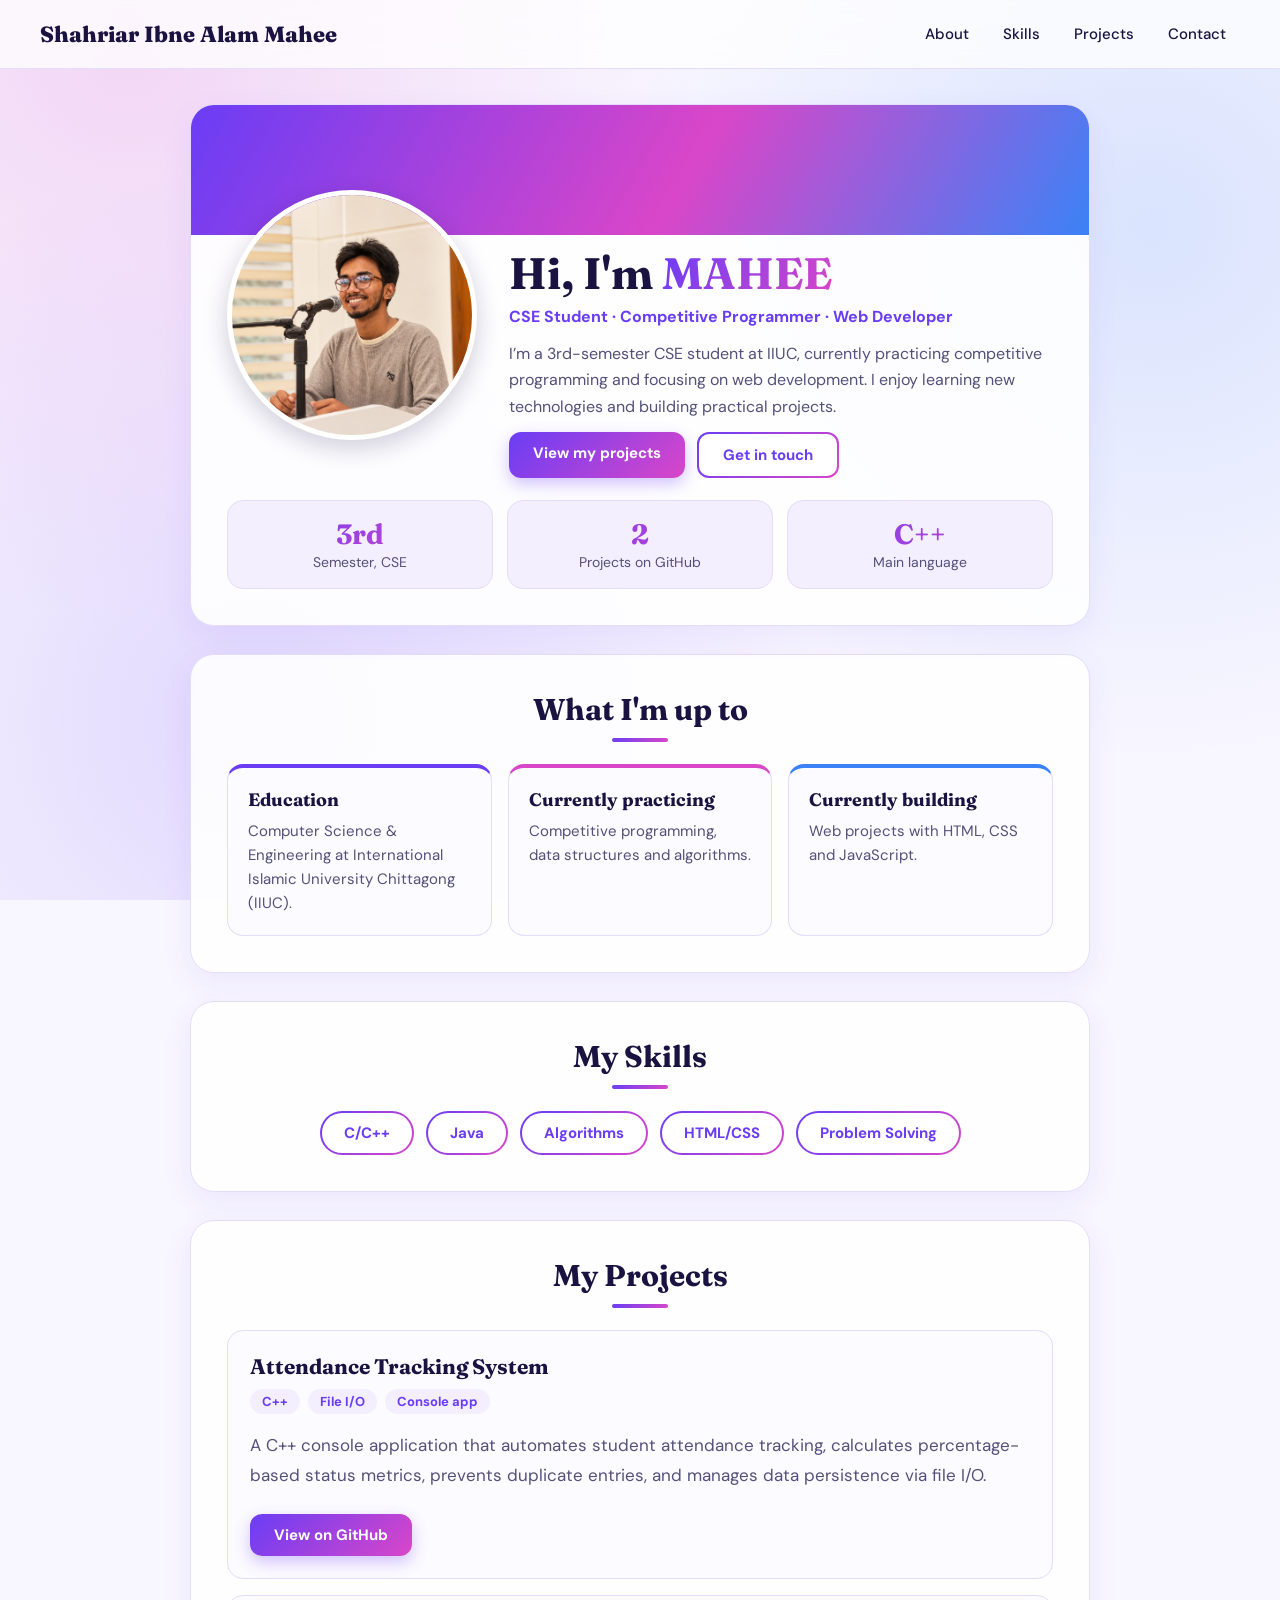
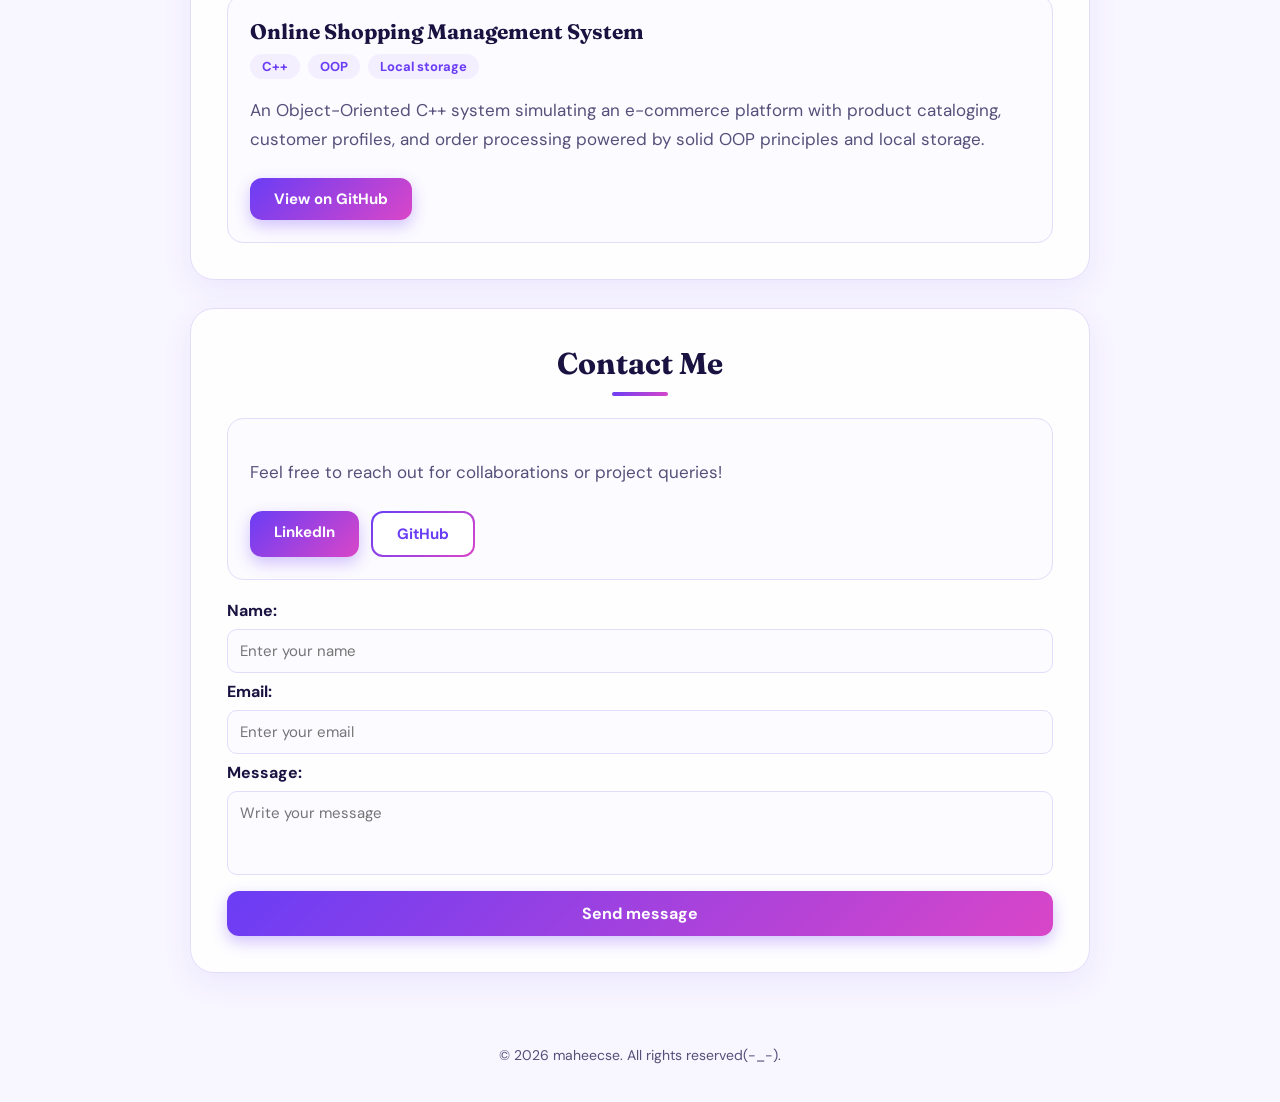
<file: mini-project-1/index.html>
<!doctype html>
<html lang="en">
  <head>
    <meta charset="UTF-8" />
    <meta name="viewport" content="width=device-width, initial-scale=1.0" />
    <title>Mahee - Personal Profile</title>
    <link rel="preconnect" href="https://fonts.googleapis.com" />
    <link rel="preconnect" href="https://fonts.gstatic.com" crossorigin />
    <link
      href="https://fonts.googleapis.com/css2?family=Fraunces:opsz,wght@9..144,600;9..144,800&family=DM+Sans:wght@400;500;700&display=swap"
      rel="stylesheet"
    />
    <link rel="stylesheet" href="style.css" />
  </head>

  <body>
    <header class="header">
      <div class="logo">Shahriar Ibne Alam Mahee</div>
      <nav>
        <a href="#about">About</a>
        <a href="#skills">Skills</a>
        <a href="#projects">Projects</a>
        <a href="#contact">Contact</a>
      </nav>
    </header>

    <main>
      <!-- about -->
      <section id="about" class="card hero">
        <div class="hero-banner"></div>
        <div class="hero-top">
          <img
            src="images/profile.jpg"
            alt="Shahriar Ibne Alam Mahee"
            class="profile-image"
          />
          <div class="hero-text">
            <h1 id="main-title">
              Hi, I'm <span class="grad-text">MAHEE</span>
            </h1>
            <p class="role">
              CSE Student · Competitive Programmer · Web Developer
            </p>
            <p class="description">
              I’m a 3rd-semester CSE student at IIUC, currently practicing
              competitive programming and focusing on web development. I enjoy
              learning new technologies and building practical projects.
            </p>
            <div class="hero-actions">
              <a href="#projects" class="button">View my projects</a>
              <a href="#contact" class="button button-outline">Get in touch</a>
            </div>
          </div>
        </div>
        <div class="stats">
          <div class="stat"><strong>3rd</strong><span>Semester, CSE</span></div>
          <div class="stat">
            <strong>2</strong><span>Projects on GitHub</span>
          </div>
          <div class="stat"><strong>C++</strong><span>Main language</span></div>
        </div>
      </section>

      <!-- education + focus -->
      <section id="journey" class="card">
        <h2>What I'm up to</h2>
        <div class="info-grid">
          <div class="info-item">
            <h3>Education</h3>
            <p>
              Computer Science &amp; Engineering at International Islamic
              University Chittagong (IIUC).
            </p>
          </div>
          <div class="info-item">
            <h3>Currently practicing</h3>
            <p>Competitive programming, data structures and algorithms.</p>
          </div>
          <div class="info-item">
            <h3>Currently building</h3>
            <p>Web projects with HTML, CSS and JavaScript.</p>
          </div>
        </div>
      </section>

      <!-- skills -->
      <section id="skills" class="card">
        <h2>My Skills</h2>
        <div class="skills-container">
          <span class="skill-box">C/C++</span>
          <span class="skill-box">Java</span>
          <span class="skill-box">Algorithms</span>
          <span class="skill-box">HTML/CSS</span>
          <span class="skill-box">Problem Solving</span>
        </div>
      </section>

      <!-- projects -->
      <section id="projects" class="card">
        <h2>My Projects</h2>
        <div class="project-item">
          <h3>Attendance Tracking System</h3>
          <div class="tags">
            <span>C++</span><span>File I/O</span><span>Console app</span>
          </div>
          <p class="description">
            A C++ console application that automates student attendance
            tracking, calculates percentage-based status metrics, prevents
            duplicate entries, and manages data persistence via file I/O.
          </p>
          <a
            href="https://github.com/maheecse/Attendance-Tracking-System"
            class="button"
            target="_blank"
            rel="noopener"
            >View on GitHub</a
          >
        </div>
        <div class="project-item">
          <h3>Online Shopping Management System</h3>
          <div class="tags">
            <span>C++</span><span>OOP</span><span>Local storage</span>
          </div>
          <p class="description">
            An Object-Oriented C++ system simulating an e-commerce platform with
            product cataloging, customer profiles, and order processing powered
            by solid OOP principles and local storage.
          </p>
          <a
            href="https://github.com/maheecse/Online-Shopping-Management-System"
            class="button"
            target="_blank"
            rel="noopener"
            >View on GitHub</a
          >
        </div>
      </section>

      <!-- contact -->
      <section id="contact" class="card">
        <h2>Contact Me</h2>
        <div class="project-item">
          <p class="description">
            Feel free to reach out for collaborations or project queries!
          </p>
          <div class="link-row">
            <a
              href="https://www.linkedin.com/in/shahriar-ibne-alam-mahee-1754963a6"
              class="button"
              target="_blank"
              rel="noopener"
              >LinkedIn</a
            >
            <a
              href="https://github.com/maheecse"
              class="button button-outline"
              target="_blank"
              rel="noopener"
              >GitHub</a
            >
          </div>
        </div>

        <form>
          <label for="name">Name:</label>
          <input
            type="text"
            id="name"
            name="name"
            placeholder="Enter your name"
            required
          />

          <label for="email">Email:</label>
          <input
            type="email"
            id="email"
            name="email"
            placeholder="Enter your email"
            required
          />

          <label for="message">Message:</label>
          <textarea
            id="message"
            name="message"
            rows="3"
            placeholder="Write your message"
            required
          ></textarea>

          <button type="submit">Send message</button>
        </form>
      </section>
    </main>

    <footer>
      <p>&copy; 2026 maheecse. All rights reserved(-_-).</p>
    </footer>
  </body>
</html>
</file>
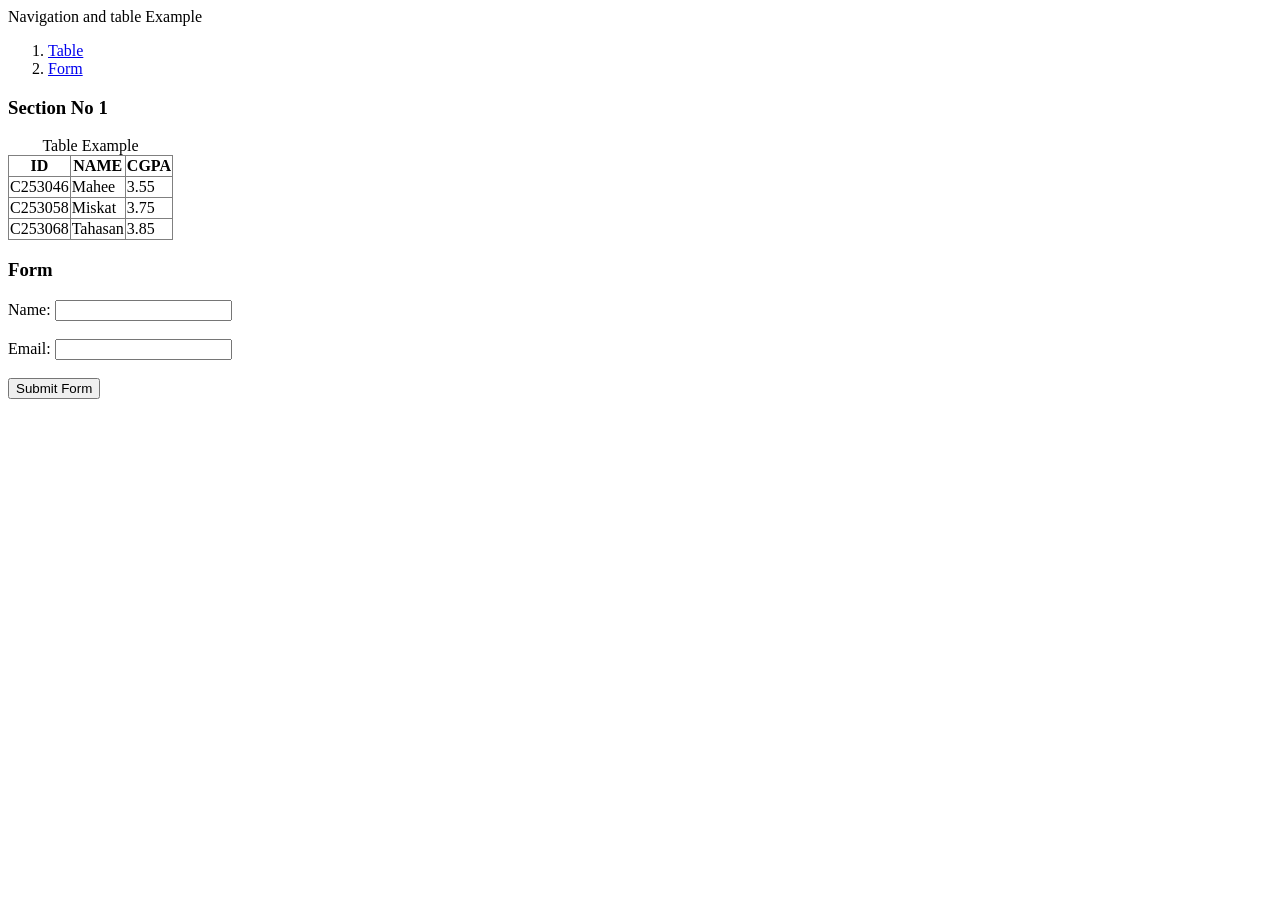
<file: w2_c1_nav_table.html>
<!doctype html>
<html lang="en">
  <head>
    <meta charset="UTF-8" />
    <meta name="viewport" content="width=device-width, initial-scale=1.0" />
    <title>Navbar & table</title>
  </head>

  <body>
    <header>
      Navigation and table Example
      <nav>
        <ol>
          <li><a href="#table">Table </a></li>
          <li><a href="#form">Form </a></li>
        </ol>
      </nav>
    </header>
    <main>
      <section id="table">
        <h3>Section No 1</h3>
        <table border="1" style="border-collapse: collapse">
          <caption>
            Table Example
          </caption>
          <thead>
            <tr>
              <th>ID</th>
              <th>NAME</th>
              <th>CGPA</th>
            </tr>
          </thead>
          <tbody>
            <tr>
              <td>C253046</td>
              <td>Mahee</td>
              <td>3.55</td>
            </tr>
            <tr>
              <td>C253058</td>
              <td>Miskat</td>
              <td>3.75</td>
            </tr>
            <tr>
              <td>C253068</td>
              <td>Tahasan</td>
              <td>3.85</td>
            </tr>
          </tbody>
        </table>
      </section>
      <section id="form">
        <h3>Form</h3>
        <form>
          <label for="name">Name:</label>
          <input type="text" id="name" name="name" required />
          <br />
          <br />
          <label for="email">Email:</label>
          <input type="email" id="email" name="email" required />
          <br />
          <br />
          <input type="submit" value="Submit Form" />
        </form>
      </section>
          </main>

    <script>
        console.log("JavaScript is working!");

        console.log({
            header: document.querySelector("header"),
            nav: document.querySelector("nav"),
            main: document.querySelector("main"),
            table: document.querySelector("table"),
            form: document.querySelector("form")
        });
    </script>

</body>
</html>
    </main>
  </body>
</html>
</file>
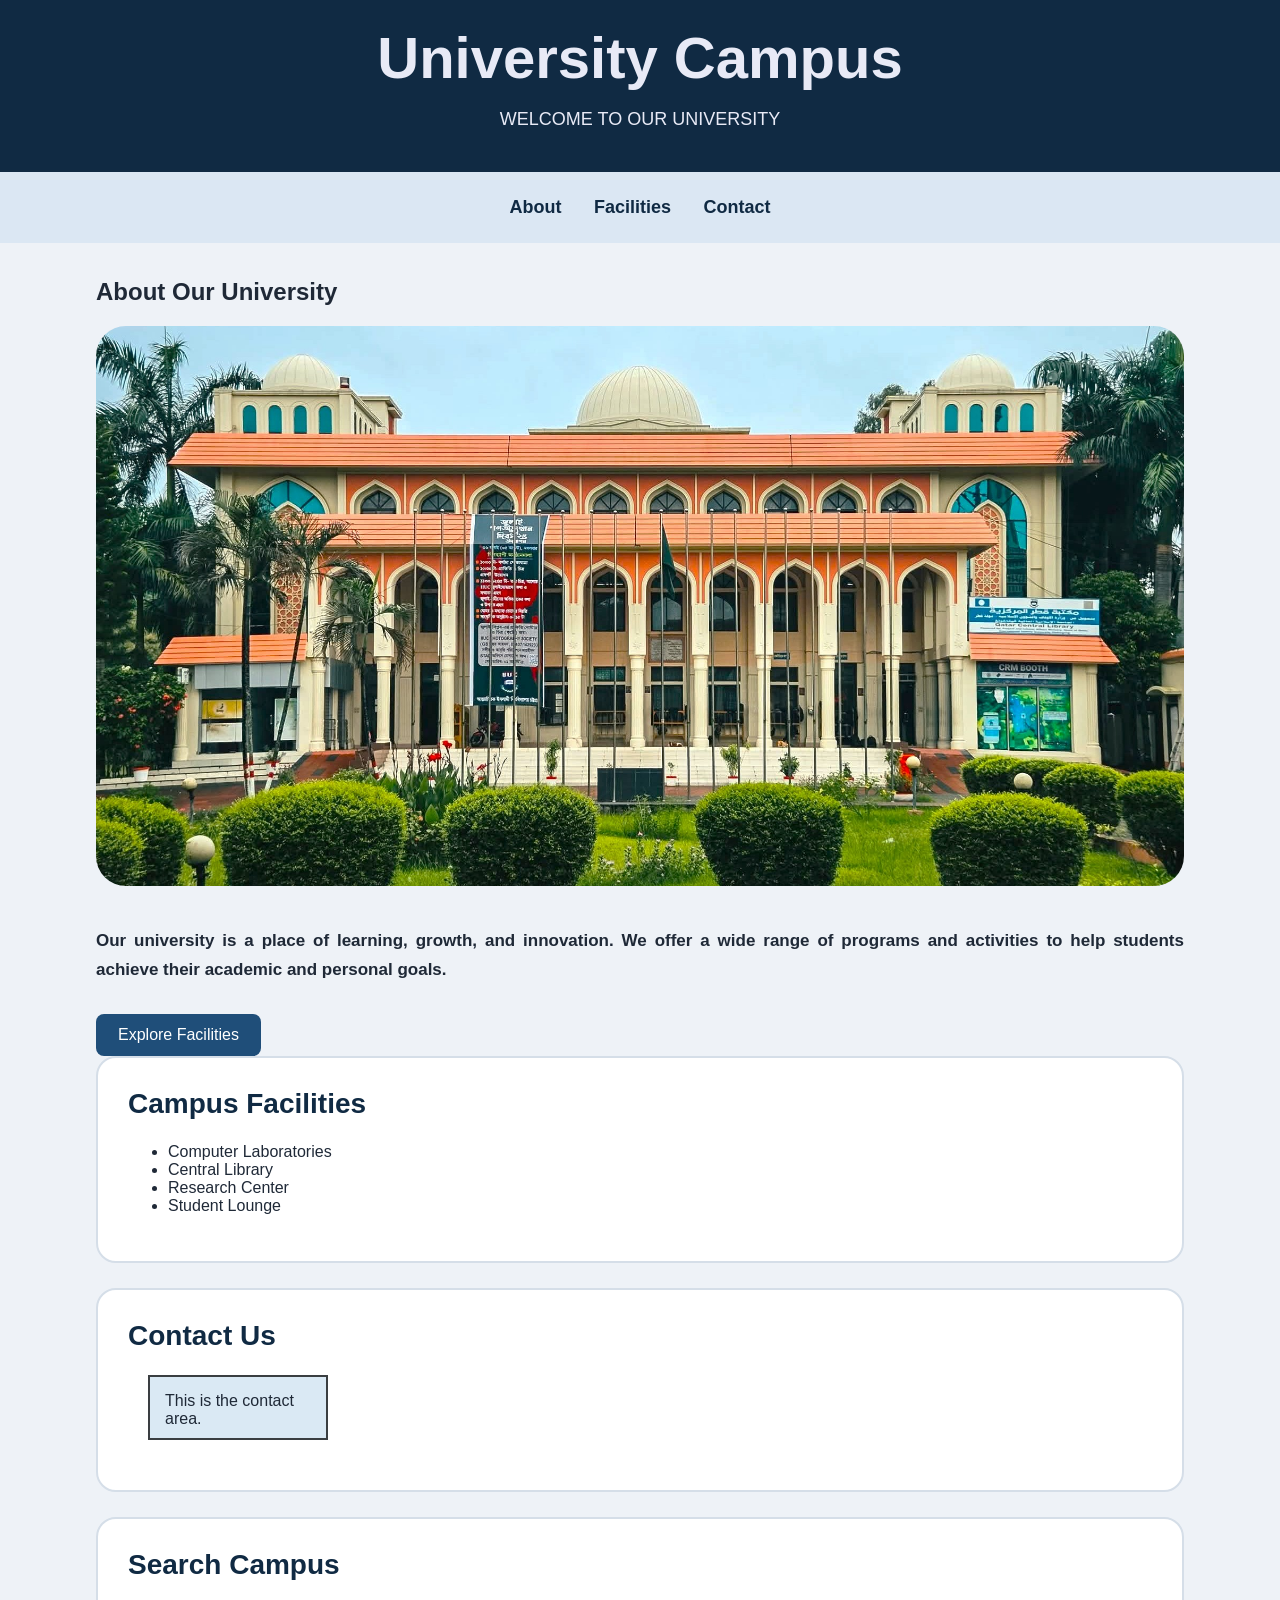
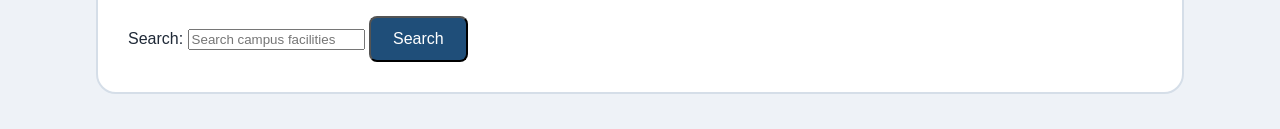
<file: week_2_class3/w2_c3_css.html>
<!doctype html>
<html lang="en">

<head>
    <meta charset="UTF-8" />
    <meta name="viewport" content="width=device-width, initial-scale=1.0" />
    <title>CSS Basics - University Campus</title>

    <style>
        body {
            font-family: Arial, sans-serif;
            margin: 0;
            background-color: #eef2f7;
            color: #1f2937;
        }

        .header {
            background-color: #102a43;
            color: #e8eaf6;
            padding: 24px;
            text-align: center;
            font-size: 18px;
        }

        #main-title {
            font-size: 58px;
            margin: 0;
        }

        nav {
            background-color: #dbe7f3;
            padding: 25px;
            text-align: center;
        }

        nav a {
            color: #102a43;
            text-decoration: none;
            margin: 0 14px;
            font-weight: bold;
            font-size: 18px;
        }

        nav a:hover {
            text-decoration: underline;
        }

        main {
            width: 85%;
            max-width: 1200px;
            margin: 35px auto;
        }

        .card {
            background-color: #ffffff;

           
            padding: 30px;
            margin-bottom: 25px;

            border: 2px solid #d5dee8;
            border-radius: 20px;

            box-sizing: border-box;
        }

        .card h2 {
            color: #102a43;
            font-size: 28px;
            margin-top: 0;
        }

        .description {
            font-size: 17px;
            line-height: 1.7;
            text-align: justify;
        }

        .button {
            display: inline-block;

            background-color: #1f4e79;
            color: #ffffff;

            padding: 12px 22px;
            margin-top: 12px;

            border-radius: 8px;

            text-decoration: none;
            font-size: 16px;
        }

        .button:hover {
            background-color: #163a5c;
        }

        .button:focus {
            outline: 3px solid #f4b942;
            outline-offset: 4px;
        }

        .campus-image {
            width: 100%;
            height: 560px;

            object-fit: cover;

            border-radius: 30px;

            margin-bottom: 20px;
        }

        .box-demo {
            width: 180px;
            height: 65px;
            padding: 15px;
            margin: 20px;
            border: 2px solid #3a3e41;
            background-color: #dae9f4;
            box-sizing: border-box;
        }
    </style>

</head>

<body>
    <header class="header">
        <h1 id="main-title">University Campus</h1>
        <p>WELCOME TO OUR UNIVERSITY</p>
    </header>
    <nav aria-label="Main navigation">
        <a href="#about">About</a>
        <a href="#facilities">Facilities</a>
        <a href="#contact">Contact</a>
    </nav>
    <main>
        <section id="about">
            <h2>About Our University</h2>
            <img class="campus-image" src="iiuc2.jpg" alt="University Campus" />
            <p class="description">
                <strong>
                    Our university is a place of learning, growth, and innovation. We
                    offer a wide range of programs and activities to help students achieve
                    their academic and personal goals.
                </strong>
            </p>
            <a href="#facilities" class="button">Explore Facilities</a>
        </section>

        <section id="facilities" class="card">
            <h2>Campus Facilities</h2>

            <ul>
                <li>Computer Laboratories</li>
                <li>Central Library</li>
                <li>Research Center</li>
                <li>Student Lounge</li>
            </ul>
        </section>
        <section class="card">
            <h2>Contact Us</h2>
            <div class="box-demo">This is the contact area.</div>
        </section>
        <section id="contact" class="card">
            <h2>Search Campus</h2>
            <lebel for="search">Search:</label>
                <input id="search" name="search" type="search" placeholder="Search campus facilities">
                <button type="button" class="button">Search</button>
        </section>
    </main>
</body>

</html>
</file>
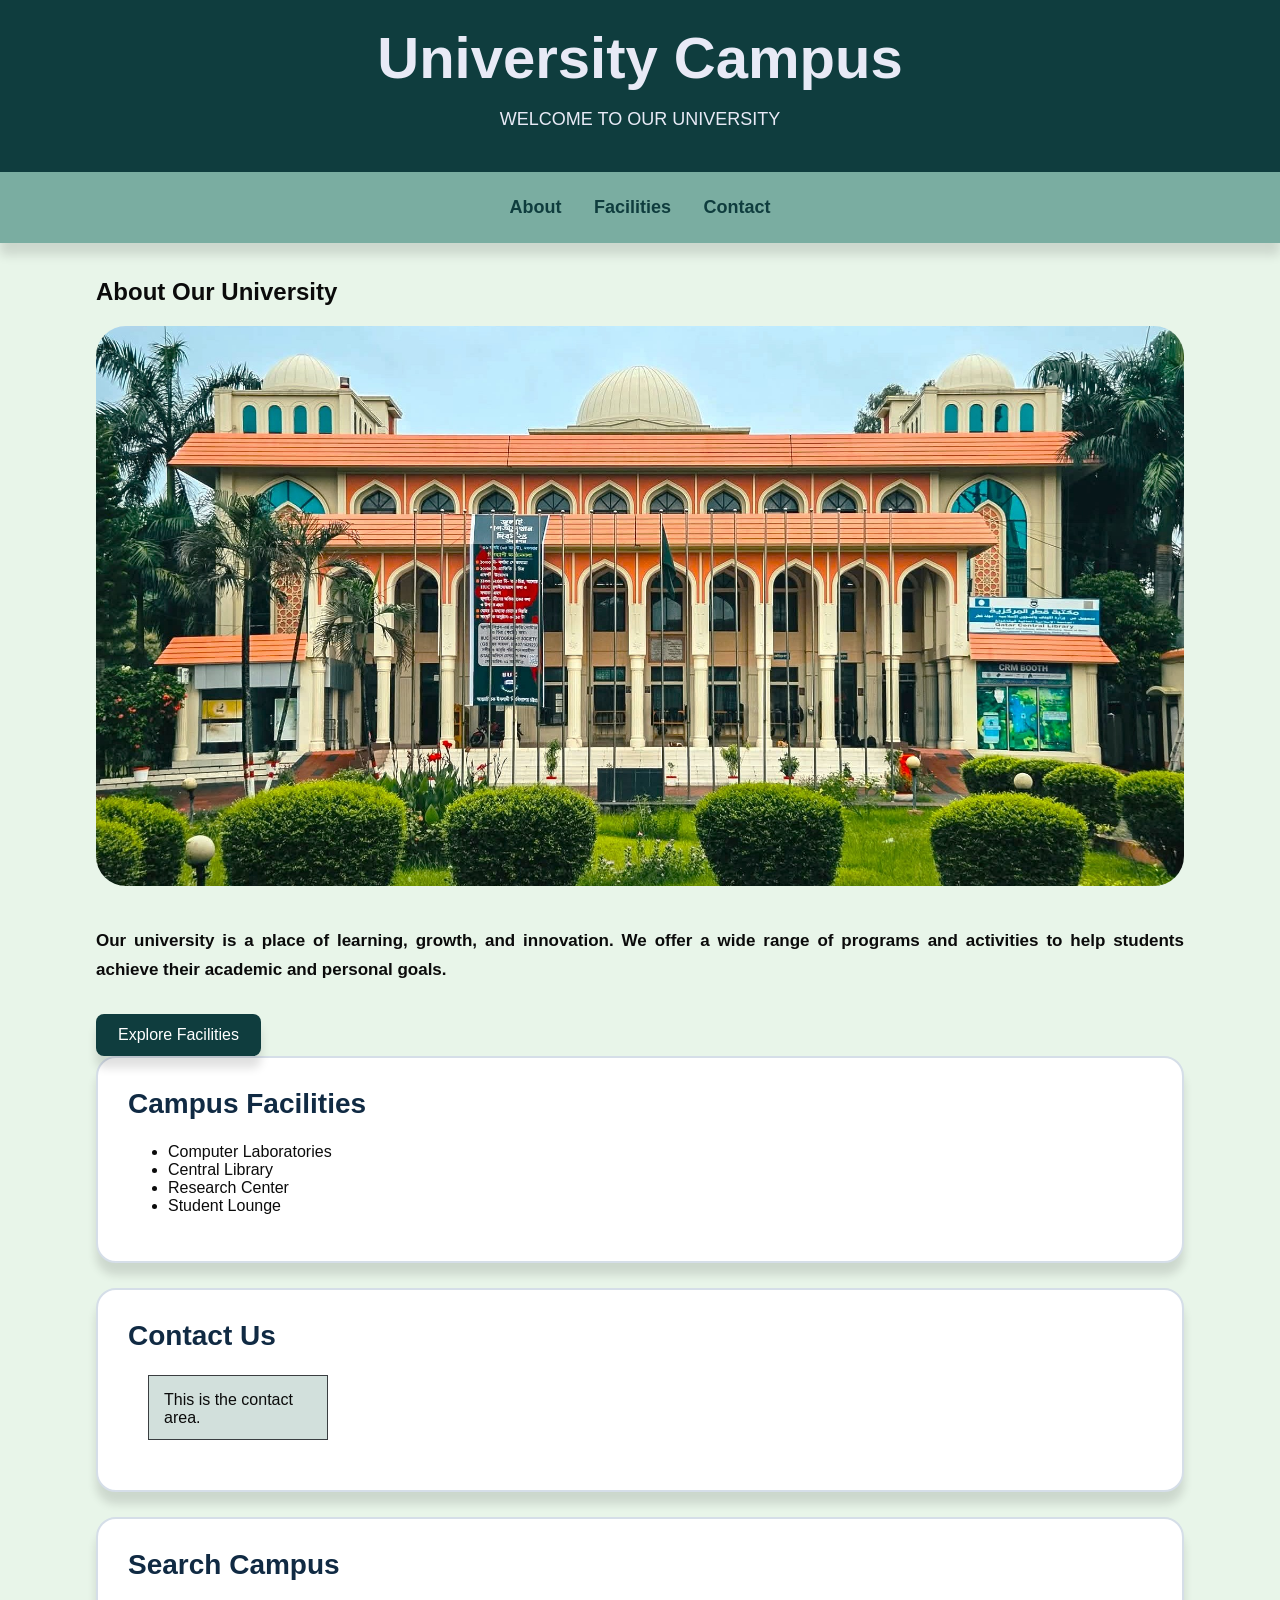
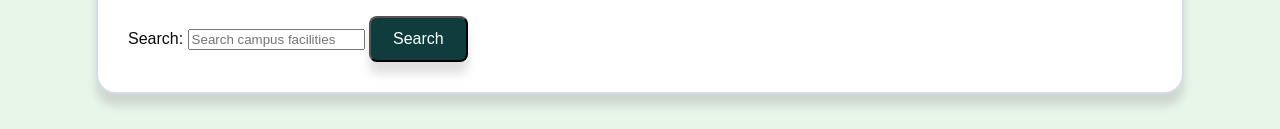
<file: week_3_class1/w2_c3_css.html>
<!doctype html>
<html lang="en">

<head>
    <meta charset="UTF-8" />
    <meta name="viewport" content="width=device-width, initial-scale=1.0" />
    <title>CSS Basics - University Campus</title>

    <style>
        body {
            font-family: Arial, sans-serif;
            margin: 0;
            background-color: #E8F5E9;
            color: #0b0b0b;
        }

        .header { 
            background-color: #0F3D3E;
            color: #e8eaf6;
            padding: 24px;
            text-align: center;
            font-size: 18px;
            box-shadow: 0 12px 10px rgba(0, 0, 0, 0.12);
        }

        #main-title {
            font-size: 58px;
            margin: 0;
        }

        nav {
            background-color: #7aada1;
            padding: 25px;
            text-align: center;
            box-shadow: 0 12px 10px rgba(0, 0, 0, 0.12);
        }

        nav a {
            color: #0F3D3E;
            text-decoration: none;
            margin: 0 14px;
            font-weight: bold;
            font-size: 18px;
        }

        nav a:hover {
            text-decoration: underline;
        }

        main {
            width: 85%;
            max-width: 1200px;
            margin: 35px auto;
        }

        .card {
            background-color: #ffffff;


            padding: 30px;
            margin-bottom: 25px;

            border: 2px solid #d5dee8;
            border-radius: 20px;

            box-sizing: border-box;
            box-shadow: 0 12px 10px rgba(0, 0, 0, 0.12);
        }

        .card h2 {
            color: #102a43;
            font-size: 28px;
            margin-top: 0;
        }

        .description {
            font-size: 17px;
            line-height: 1.7;
            text-align: justify;
        }

        .button {
            display: inline-block;

            background-color: #0F3D3E;
            color: #ffffff;

            padding: 12px 22px;
            margin-top: 12px;

            border-radius: 8px;

            text-decoration: none;
            font-size: 16px;
            box-shadow: 0 12px 10px rgba(0, 0, 0, 0.12);
        }

        .button:hover {
            background-color: #7aada1;
        }

        .button:focus {
            outline: 3px solid #f4b942;
            outline-offset: 4px;
        }

        .campus-image {
            width: 100%;
            height: 560px;

            object-fit: cover;

            border-radius: 30px;

            margin-bottom: 20px;
        }

        .box-demo {
            width: 180px;
            height: 65px;
            padding: 15px;
            margin: 20px;
            border: 1px solid #3a3e41;
            background-color: #d2e0dc;
            box-sizing: border-box;
        }
    </style>

</head>

<body>
    <header class="header">
        <h1 id="main-title">University Campus</h1>
        <p>WELCOME TO OUR UNIVERSITY</p>
    </header>
    <nav aria-label="Main navigation">
        <a href="#about">About</a>
        <a href="#facilities">Facilities</a>
        <a href="#contact">Contact</a>
    </nav>
    <main>
        <section id="about">
            <h2>About Our University</h2>
            <img class="campus-image" src="iiuc2.jpg" alt="University Campus" />
            <p class="description">
                <strong>
                    Our university is a place of learning, growth, and innovation. We
                    offer a wide range of programs and activities to help students achieve
                    their academic and personal goals.
                </strong>
            </p>
            <a href="#facilities" class="button">Explore Facilities</a>
        </section>

        <section id="facilities" class="card">
            <h2>Campus Facilities</h2>

            <ul>
                <li>Computer Laboratories</li>
                <li>Central Library</li>
                <li>Research Center</li>
                <li>Student Lounge</li>
            </ul>
        </section>
        <section class="card">
            <h2>Contact Us</h2>
            <div class="box-demo">This is the contact area.</div>
        </section>
        <section id="contact" class="card">
            <h2>Search Campus</h2>
            <lebel for="search">Search:</label>
                <input id="search" name="search" type="search" placeholder="Search campus facilities">
                <button type="button" class="button">Search</button>
        </section>
    </main>
</body>

</html>
</file>
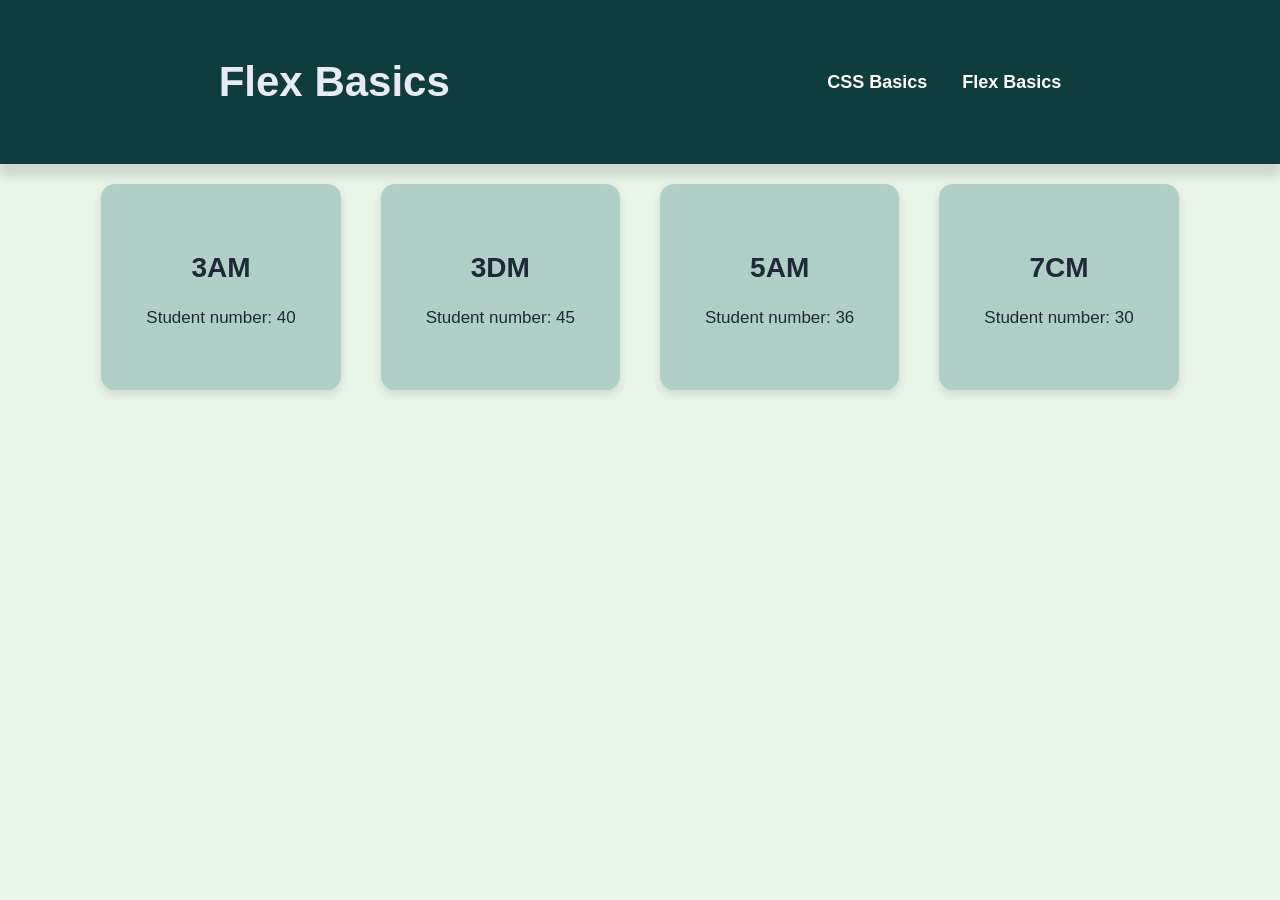
<file: week_3_class1/w3_c1_flex.html>
<!doctype html>
<html lang="en">
  <head>
    <meta charset="UTF-8" />
    <meta name="viewport" content="width=device-width, initial-scale=1.0" />
    <title>Flex Basics</title>
    <style>
      body {
        font-family: Arial, sans-serif;
        margin: 0;
        background-color: #e8f5e9;
        color: #1f2937;
      }
      .header {
        background-color: #0f3d3e;
        color: #e8eaf6;
        padding: 30px;
        text-align: center;
        display: flex;
        flex-direction: row;
        justify-content: space-around;
        align-items: center;
        box-shadow: 0 12px 10px rgba(0, 0, 0, 0.12);
      }

      .card {
        background-color: #b1cec7;
        border-radius: 14px;
        box-shadow: 0 4px 10px rgba(0, 0, 0, 0.12);
        padding: 45px;
        margin: 20px;
        text-align: center;
      }
      nav a {
        color: #ffffff;
        text-decoration: none;
        font-size: 18px;
        font-weight: bold;
      }
      nav a:hover {
        text-decoration: underline;
        color: #b9dcf5;
      }
      nav {
        display: flex;
        gap: 35px;
      }
      #main-title {
        font-size: 42px;
      }
      .card h2 {
        font-size: 28px;
      }
      .card p {
        font-size: 17px;
      }
      main {
        display: flex;
        flex-wrap: wrap;

        justify-content: center;
      }
    </style>
  </head>

  <body>
    <header class="header">
      <h1 id="main-title">Flex Basics</h1>
      <nav>
        <a href="w2_c3_css.html">CSS Basics</a>

        <a href="w3_c1_flex.html">Flex Basics</a>
      </nav>
    </header>
    <main>
      <div class="card">
        <h2>3AM</h2>
        <p>Student number: 40</p>
      </div>
      <div class="card">
        <h2>3DM</h2>
        <p>Student number: 45</p>
      </div>
      <div class="card">
        <h2>5AM</h2>
        <p>Student number: 36</p>
      </div>

      <div class="card">
        <h2>7CM</h2>
        <p>Student number: 30</p>
      </div>
    </main>
  </body>
</html>
</file>
<file: mini-project-1/style.css>
:root {
  --ink: #1a1240;
  --text: #55507a;
  --violet: #6a3df5;
  --magenta: #d946c8;
  --sky: #3b82f6;
  --tint: #f3efff;
  --line: #e4dcfb;
  --grad: linear-gradient(135deg, var(--violet), var(--magenta));
  --grad-hover: linear-gradient(135deg, #5a2de0, #c233b4);
}

* { box-sizing: border-box; }
html { scroll-behavior: smooth; scroll-padding-top: 90px; }

body {
  font-family: "DM Sans", system-ui, sans-serif;
  margin: 0;
  color: var(--text);
  background:
    radial-gradient(circle at 10% 5%, rgba(217, 70, 200, 0.18), transparent 40%),
    radial-gradient(circle at 90% 25%, rgba(59, 130, 246, 0.16), transparent 40%),
    radial-gradient(circle at 20% 80%, rgba(106, 61, 245, 0.16), transparent 45%),
    #f8f6ff;
  background-attachment: fixed;
}

h1, h2, h3, .logo { font-family: "Fraunces", Georgia, serif; }

/* header */
.header {
  position: sticky;
  top: 0;
  z-index: 10;
  padding: 16px 40px;
  display: flex;
  justify-content: space-between;
  align-items: center;
  gap: 16px;
  background: rgba(255, 255, 255, 0.75);
  backdrop-filter: blur(12px);
  border-bottom: 1px solid var(--line);
}
.logo { font-size: 22px; font-weight: 800; color: var(--ink); }

nav { display: flex; gap: 6px; }
nav a {
  color: var(--ink);
  text-decoration: none;
  font-weight: 500;
  font-size: 15px;
  padding: 8px 14px;
  border-radius: 999px;
  transition: background 0.2s, color 0.2s;
}
nav a:hover { background: var(--grad); color: #fff; }

/* layout */
main {
  width: 88%;
  max-width: 900px;
  margin: 35px auto;
}

.card {
  background: rgba(255, 255, 255, 0.9);
  padding: 36px;
  margin-bottom: 28px;
  border: 1px solid var(--line);
  border-radius: 24px;
  box-shadow: 0 10px 30px rgba(106, 61, 245, 0.08);
  text-align: center;
}
.card h2 {
  color: var(--ink);
  font-size: 30px;
  margin: 0 0 22px;
}
.card h2::after {
  content: "";
  display: block;
  width: 56px;
  height: 4px;
  margin: 10px auto 0;
  border-radius: 4px;
  background: var(--grad);
}

.description { font-size: 17px; line-height: 1.75; }

/* hero */
.hero { position: relative; overflow: hidden; padding-top: 85px; }
.hero-banner {
  position: absolute;
  inset: 0 0 auto 0;
  height: 130px;
  background: linear-gradient(120deg, var(--violet), var(--magenta) 55%, var(--sky));
}
.profile-image {
  flex-shrink: 0;
  width: 250px;
  height: 250px;
  object-fit: cover;
  border-radius: 50%;
  border: 5px solid #fff;
  box-shadow: 0 8px 24px rgba(26, 18, 64, 0.2);
  background: var(--tint);
}
.hero-top {
  position: relative;
  z-index: 1;
  display: flex;
  align-items: flex-start;
  gap: 32px;
  text-align: left;
}
.hero-text { flex: 1; margin-top: 56px; }
.hero-text .description { font-size: 16px; line-height: 1.65; margin: 0 0 12px; }
#main-title { font-size: 44px; color: var(--ink); margin: 0 0 6px; }
.grad-text {
  background: linear-gradient(120deg, var(--violet), var(--magenta));
  -webkit-background-clip: text;
  background-clip: text;
  color: transparent;
}
.role { font-weight: 700; color: var(--violet); margin: 0 0 14px; }

.hero-actions { display: flex; gap: 12px; justify-content: flex-start; flex-wrap: wrap; margin-top: 8px; }

.stats {
  display: grid;
  grid-template-columns: repeat(3, 1fr);
  gap: 14px;
  margin-top: 22px;
}
.stat {
  background: var(--tint);
  border: 1px solid var(--line);
  border-radius: 16px;
  padding: 16px 10px;
}
.stat strong {
  display: block;
  font-family: "Fraunces", serif;
  font-size: 28px;
  background: var(--grad);
  -webkit-background-clip: text;
  background-clip: text;
  color: transparent;
}
.stat span { font-size: 14px; }

/* info grid */
.info-grid { display: grid; grid-template-columns: repeat(3, 1fr); gap: 16px; text-align: left; }
.info-item {
  padding: 20px;
  border-radius: 16px;
  border: 1px solid var(--line);
  border-top: 4px solid var(--violet);
  background: #fcfbff;
}
.info-item:nth-child(2) { border-top-color: var(--magenta); }
.info-item:nth-child(3) { border-top-color: var(--sky); }
.info-item h3 { margin: 0 0 8px; color: var(--ink); font-size: 18px; }
.info-item p { margin: 0; line-height: 1.6; font-size: 15px; }

/* skills */
.skills-container { display: flex; flex-wrap: wrap; justify-content: center; gap: 12px; }
.skill-box {
  padding: 10px 22px;
  border-radius: 999px;
  font-weight: 700;
  font-size: 15px;
  color: var(--violet);
  background: #fff;
  border: 2px solid transparent;
  background-image: linear-gradient(#fff, #fff), var(--grad);
  background-origin: border-box;
  background-clip: padding-box, border-box;
  transition: transform 0.2s, box-shadow 0.2s;
}
.skill-box:hover { transform: translateY(-3px); box-shadow: 0 8px 18px rgba(106, 61, 245, 0.2); }

/* projects */
.project-item {
  padding: 22px;
  margin-bottom: 16px;
  border-radius: 16px;
  border: 1px solid var(--line);
  background: #fcfbff;
  text-align: left;
}
.project-item:last-child { margin-bottom: 0; }
.project-item h3 { color: var(--ink); margin: 0 0 10px; font-size: 21px; }
.tags { display: flex; flex-wrap: wrap; gap: 8px; margin-bottom: 8px; }
.tags span {
  font-size: 13px;
  font-weight: 700;
  padding: 4px 12px;
  border-radius: 999px;
  color: var(--violet);
  background: var(--tint);
}

/* buttons */
.button, #contact button {
  display: inline-block;
  padding: 11px 24px;
  border: 0;
  border-radius: 12px;
  background: var(--grad);
  color: #fff;
  font-family: inherit;
  font-weight: 700;
  font-size: 15px;
  text-decoration: none;
  cursor: pointer;
  box-shadow: 0 6px 16px rgba(106, 61, 245, 0.3);
  transition: transform 0.2s, box-shadow 0.2s, background 0.2s;
}
.project-item .button { margin-top: 6px; }
.button:hover, #contact button:hover {
  background: var(--grad-hover);
  transform: translateY(-2px);
  box-shadow: 0 10px 22px rgba(217, 70, 200, 0.35);
}
.button-outline {
  color: var(--violet);
  background: #fff;
  border: 2px solid transparent;
  background-image: linear-gradient(#fff, #fff), var(--grad);
  background-origin: border-box;
  background-clip: padding-box, border-box;
  box-shadow: none;
}
.button-outline:hover {
  background-image: var(--grad);
  color: #fff;
}
.link-row { display: flex; gap: 12px; flex-wrap: wrap; margin-top: 8px; }

:is(a, button, input, textarea):focus-visible {
  outline: 3px solid var(--sky);
  outline-offset: 3px;
}

/* form */
#contact form { display: flex; flex-direction: column; gap: 8px; margin-top: 20px; text-align: left; }
#contact label { font-weight: 700; color: var(--ink); }
#contact input, #contact textarea {
  padding: 11px 12px;
  border: 1px solid var(--line);
  border-radius: 10px;
  font-size: 15px;
  font-family: inherit;
  background: #fcfbff;
  transition: border-color 0.2s, box-shadow 0.2s;
}
#contact input:focus, #contact textarea:focus {
  outline: none;
  border-color: var(--violet);
  box-shadow: 0 0 0 4px rgba(106, 61, 245, 0.15);
}
#contact textarea { resize: none; }
#contact button { margin-top: 8px; padding: 12px; font-size: 16px; }

footer { text-align: center; padding: 24px; font-size: 14px; }

/* mobile */
@media (max-width: 700px) {
  .header { flex-direction: column; padding: 12px 16px; }
  nav { flex-wrap: wrap; justify-content: center; }
  .card { padding: 26px 20px; }
  .info-grid, .stats { grid-template-columns: 1fr; }
  #main-title { font-size: 34px; }
  .hero-top { flex-direction: column; align-items: center; text-align: center; gap: 0; }
  .hero-text { margin-top: 20px; }
  .hero-actions { justify-content: center; }
  .profile-image { width: 150px; height: 150px; }
}

@media (prefers-reduced-motion: reduce) {
  html { scroll-behavior: auto; }
  * { transition: none !important; }
}
</file>
